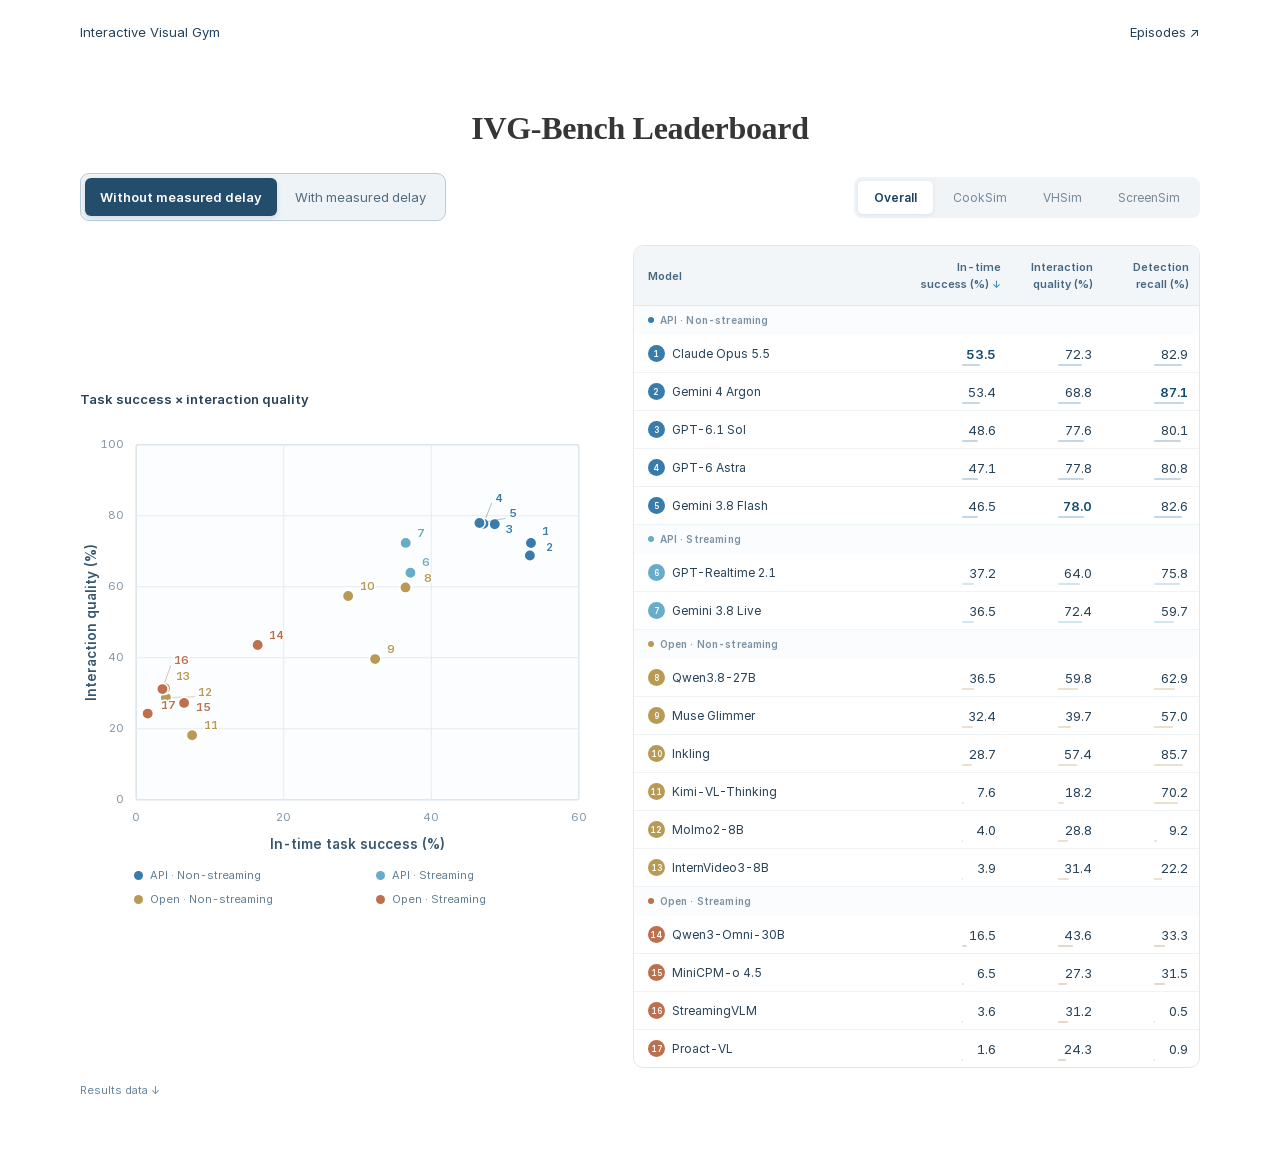
<file: leaderboard/index.html>
<!doctype html><html lang="en"><head><meta charset="utf-8"><meta name="viewport" content="width=device-width,initial-scale=1"><title>IVG-Bench leaderboard · Interactive Visual Gym</title><link rel="stylesheet" href="../style.css"><link rel="stylesheet" href="leaderboard.css"></head><body><nav class="lb-review"><a href="../">Interactive Visual Gym</a><a href="../demo-slides/">Episodes ↗</a></nav><main><section class="leaderboard-section"><h2>IVG-Bench Leaderboard</h2><div id="leaderboard"></div></section></main><script type="module" src="leaderboard.js?v=inkling-20261112"></script></body></html>
</file>
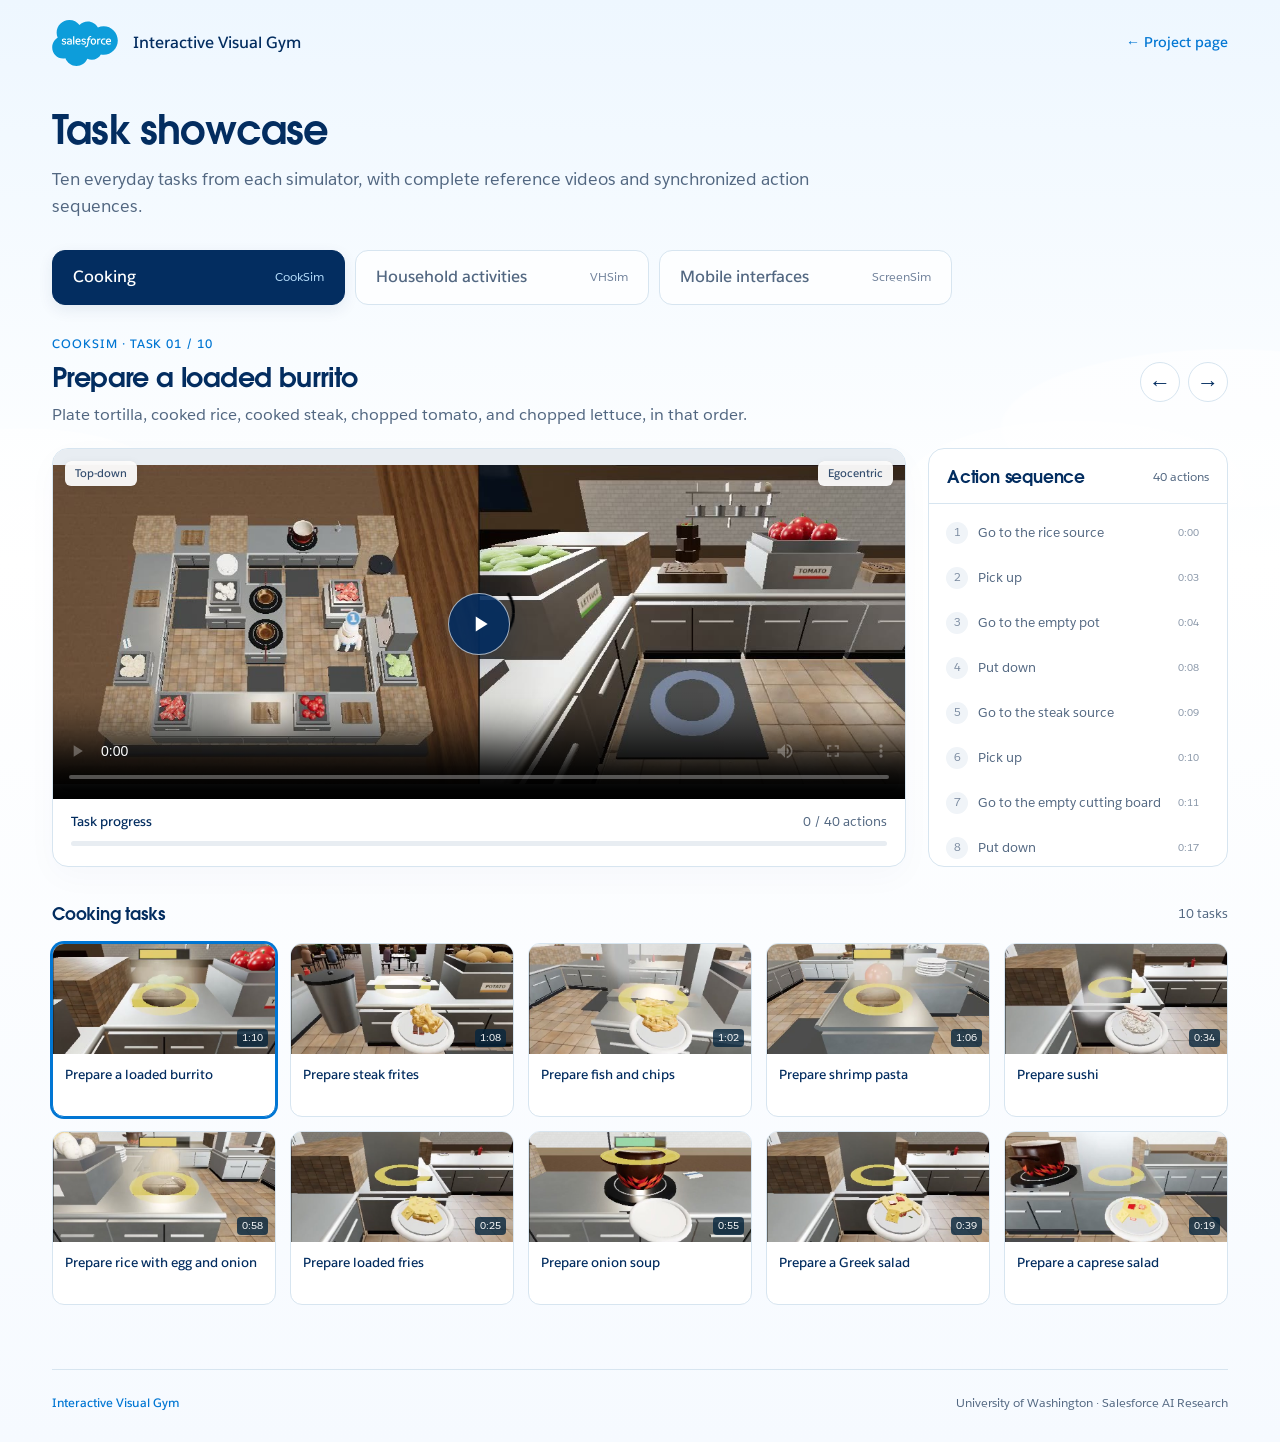
<file: tasks/index.html>
<!doctype html>
<html lang="en">
<head>
<meta charset="utf-8"><meta name="viewport" content="width=device-width,initial-scale=1">
<title>Task showcase · Interactive Visual Gym</title>
<meta name="description" content="Thirty everyday tasks in Interactive Visual Gym, with complete simulator videos and synchronized action sequences.">
<link rel="canonical" href="https://interactive-visual-gym.salesforceairesearch.com/tasks/">
<link rel="icon" href="../favicon.svg" type="image/svg+xml">
<link rel="stylesheet" href="../salesforce.css"><link rel="stylesheet" href="showcase.css">
</head>
<body>
<a class="skip-link" href="#task-player">Skip to task video</a>
<header class="showcase-nav"><a class="brand" href="../"><img src="../assets/salesforce-logo.svg" alt="Salesforce" width="66" height="46"><span>Interactive Visual Gym</span></a><a class="back-link" href="../">← Project page</a></header>
<main>
  <header class="page-intro"><h1>Task showcase</h1><p class="intro-copy">Ten everyday tasks from each simulator, with complete reference videos and synchronized action sequences.</p></header>
  <div class="engine-tabs" role="tablist" aria-label="Simulator">
    <button role="tab" id="tab-cook" aria-selected="true" aria-controls="showcase-panel" data-engine="cook"><span class="tab-name">Cooking</span><span class="tab-engine">CookSim</span></button>
    <button role="tab" id="tab-vh" aria-selected="false" aria-controls="showcase-panel" tabindex="-1" data-engine="vh"><span class="tab-name">Household activities</span><span class="tab-engine">VHSim</span></button>
    <button role="tab" id="tab-screen" aria-selected="false" aria-controls="showcase-panel" tabindex="-1" data-engine="screen"><span class="tab-name">Mobile interfaces</span><span class="tab-engine">ScreenSim</span></button>
  </div>
  <section id="showcase-panel" role="tabpanel" aria-labelledby="tab-cook" data-engine="cook">
    <div class="task-heading"><div><p class="task-position" id="task-position"></p><h2 id="task-title"></h2><p id="task-description"></p></div><div class="task-arrows"><button id="previous-task" aria-label="Previous task">←</button><button id="next-task" aria-label="Next task">→</button></div></div>
    <div class="player-layout" id="task-player">
      <div class="film-column">
        <div class="video-stage"><video id="task-video" controls playsinline preload="metadata" aria-labelledby="task-title" aria-describedby="task-description"></video><button class="video-start" id="video-start" type="button" aria-label="Play task completion video"><svg viewBox="0 0 24 24" aria-hidden="true"><path d="m9 5 11 7-11 7z"/></svg></button><div class="view-labels" id="view-labels" aria-hidden="true"></div></div>
        <div class="completion-strip"><div class="completion-heading"><span id="completion-status">Task progress</span><span id="completion-count"></span></div><div class="completion-track" role="progressbar" aria-label="Completed actions" aria-valuemin="0" aria-valuemax="100" aria-valuenow="0"><div id="completion-fill"></div></div></div>
      </div>
      <aside class="sequence-panel" aria-labelledby="sequence-title"><div class="sequence-heading"><h3 id="sequence-title">Action sequence</h3><span id="sequence-count"></span></div><ol id="action-sequence"></ol></aside>
    </div>
    <section class="task-library" aria-labelledby="library-title"><div class="library-heading"><h3 id="library-title">More cooking tasks</h3><span>10 tasks</span></div><div id="task-grid" class="task-grid"></div></section>
  </section>
  <p id="load-error" hidden>We couldn’t load the task library. Please refresh the page.</p>
</main>
<footer><a href="../">Interactive Visual Gym</a><span>University of Washington · Salesforce AI Research</span></footer>
<script src="showcase.js" type="module"></script>
</body></html>
</file>
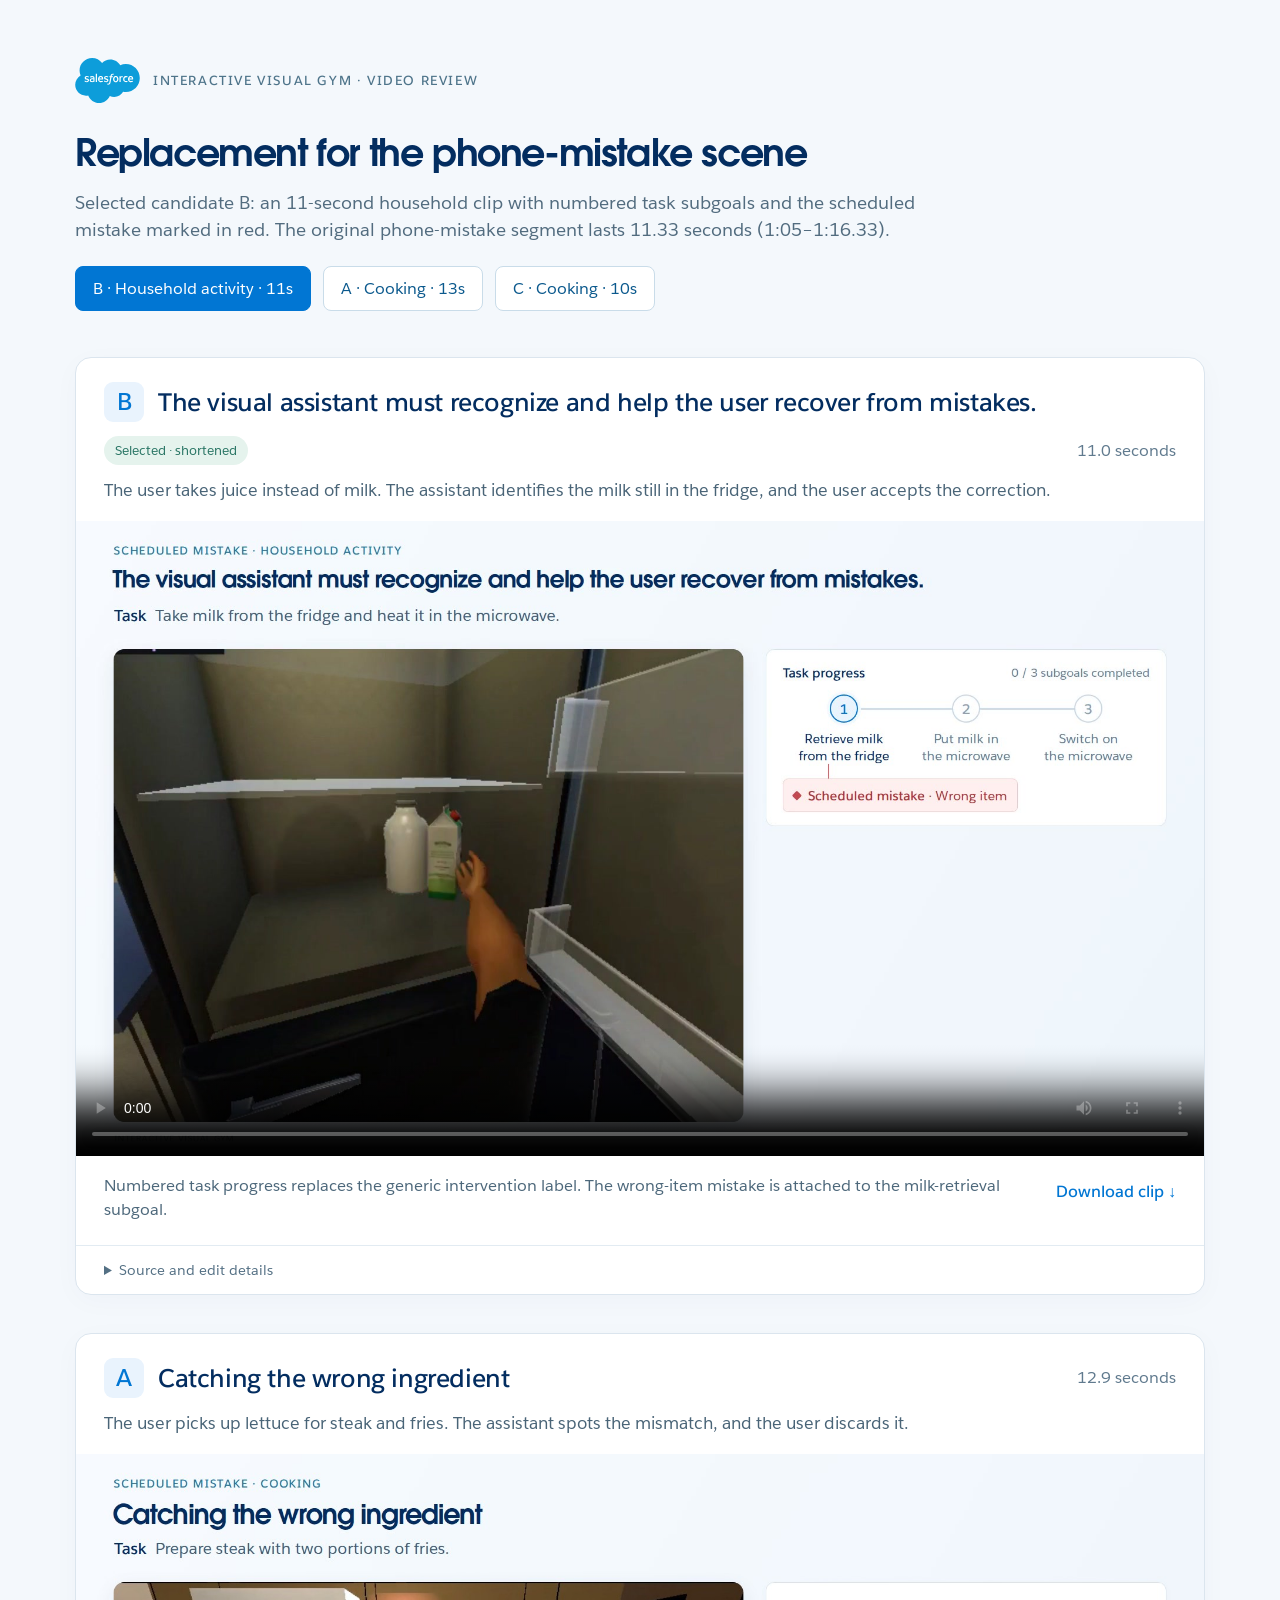
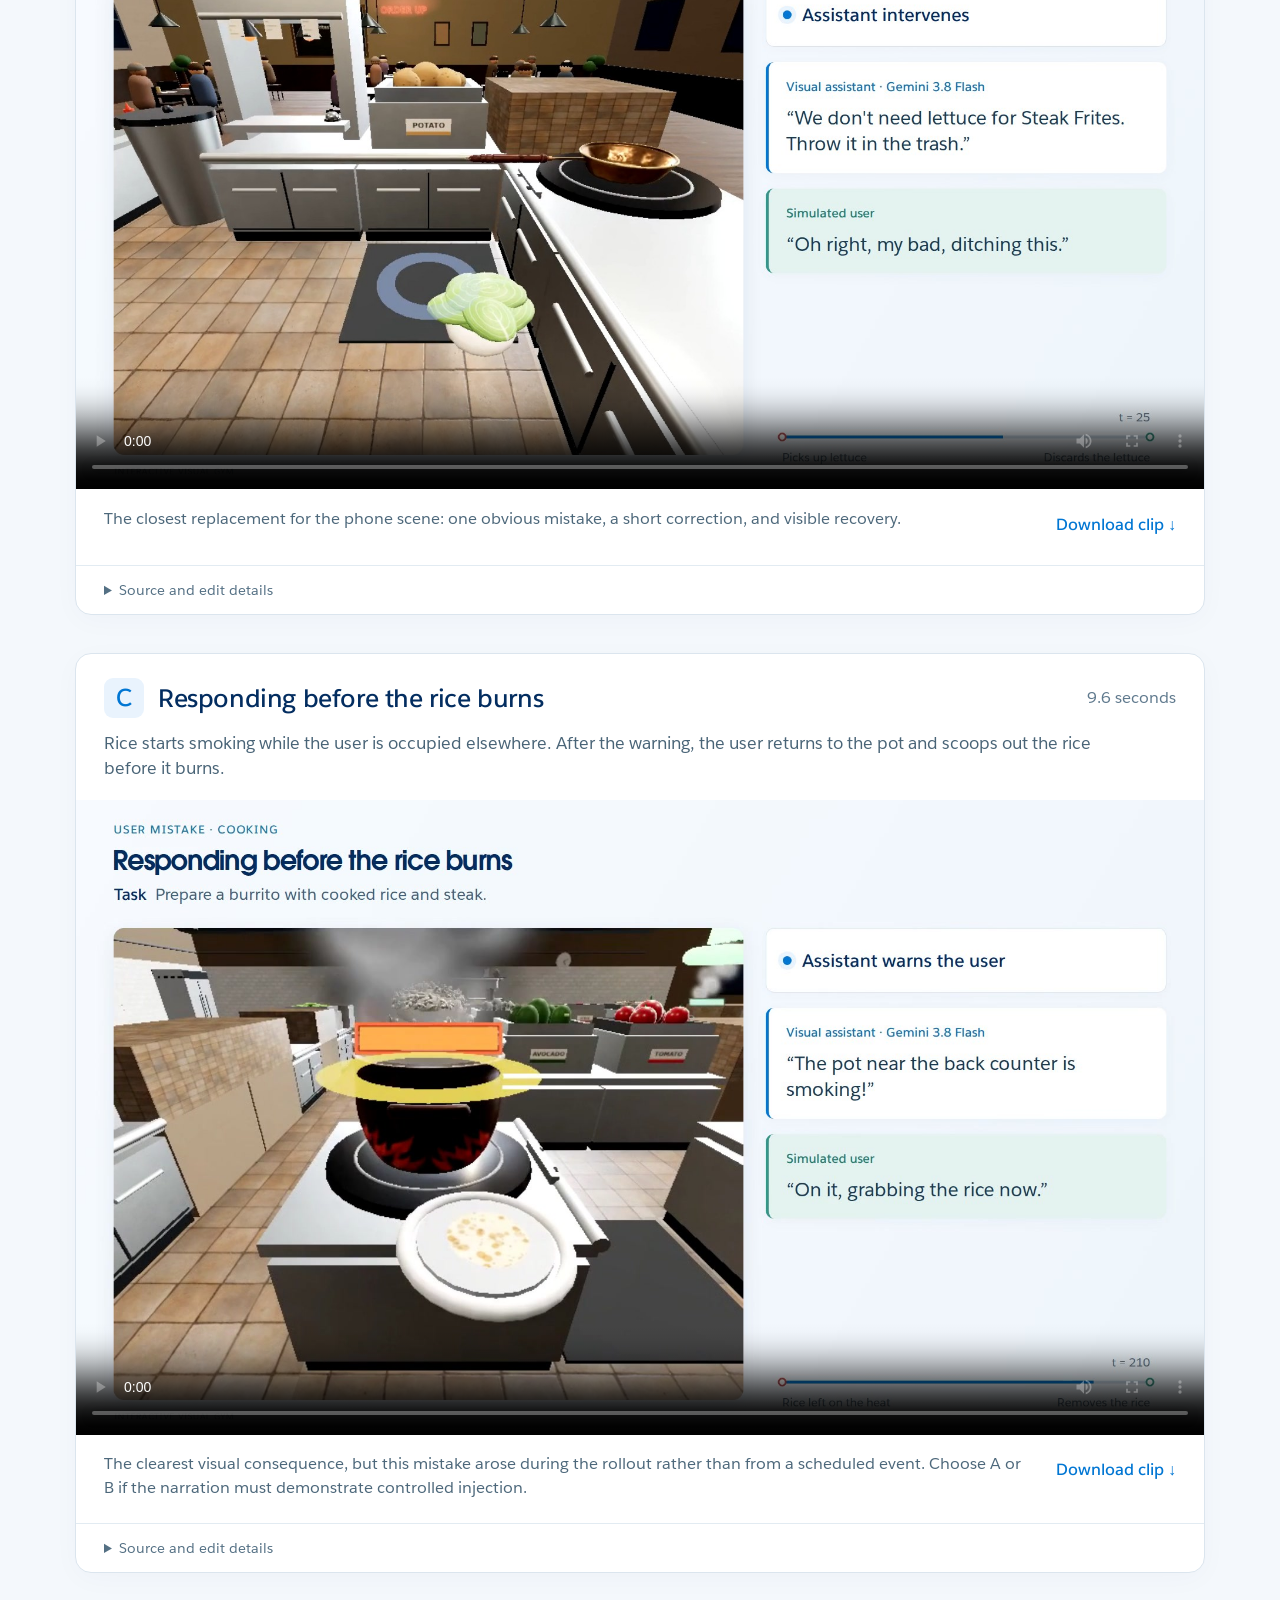
<file: video-review/mistake-replacements/index.html>
<!DOCTYPE html>

<html lang="en"><head><meta charset="utf-8"/><meta content="width=device-width,initial-scale=1" name="viewport"/><meta content="noindex,nofollow" name="robots"/><title>IVG — mistake example options</title><style>@font-face{font-family:SF;src:url(/assets/fonts/SalesforceSans-Regular.woff2)}@font-face{font-family:SF;src:url(/assets/fonts/SalesforceSans-Semibold.woff2);font-weight:600}@font-face{font-family:Avant;src:url(/assets/fonts/AvantGarde-Salesforce.woff2)}*{box-sizing:border-box}html{scroll-behavior:smooth}body{margin:0;background:#f4f8fc;color:#032d60;font-family:SF,Arial,sans-serif}main{max-width:1190px;margin:auto;padding:42px 30px 70px}header{padding:16px 0 30px}.eyebrow{font-size:13px;letter-spacing:1.6px;text-transform:uppercase;color:#4e748a;font-weight:600}.brand{display:flex;align-items:center;gap:13px;margin-bottom:28px}.brand img{width:65px}h1{font-family:Avant,SF,sans-serif;font-size:38px;line-height:1.15;letter-spacing:-1.4px;margin:14px 0}header p{font-size:18px;line-height:1.5;color:#526c7f;margin:0;max-width:850px}.nav{display:flex;gap:12px;flex-wrap:wrap;margin-top:23px}.nav a{padding:11px 17px;border:1px solid #c9dce9;border-radius:8px;text-decoration:none;color:#0b598d;background:#fff;font-size:16px}.nav a:first-child{background:#0176d3;color:#fff;border-color:#0176d3}.card{margin:16px 0 38px;border:1px solid #dbe5ee;border-radius:16px;background:white;box-shadow:0 6px 28px #032d6007;overflow:hidden;scroll-margin-top:22px}.intro{padding:24px 28px 18px}.heading{display:flex;align-items:center;gap:14px;flex-wrap:wrap}.letter{border-radius:9px;width:40px;height:40px;display:grid;place-items:center;background:#e9f3fd;color:#0176d3;font-size:24px;font-weight:600}h2{font-size:25px;margin:0;letter-spacing:-.4px}.duration{margin-left:auto;color:#607a8e;font-size:16px}.badge{font-size:13px;border-radius:20px;background:#e5f3ed;padding:6px 11px;color:#277463}.intro p{font-size:17px;line-height:1.5;color:#496477;max-width:1000px;margin:13px 0 0}video{display:block;width:100%;background:#e7edf2;aspect-ratio:16/9}footer{padding:18px 28px 23px;display:flex;align-items:flex-start;gap:30px;flex-wrap:wrap}footer p{flex:1;font-size:16px;color:#4d687b;line-height:1.5;margin:0;min-width:240px}.download{font-weight:600;color:#0176d3;text-decoration:none;white-space:nowrap;padding:7px 0}details{border-top:1px solid #e2ebf2;padding:15px 28px;color:#547084;font-size:14px}summary{cursor:pointer}details p{line-height:1.5;max-width:980px}details a{color:#0176d3}code{overflow-wrap:anywhere;font-size:12px}@media(max-width:650px){main{padding:20px 12px}h1{font-size:30px}.intro{padding:18px}h2{font-size:20px}.duration{margin-left:0}.badge{display:none}footer{padding:15px 18px;gap:10px}.card{border-radius:10px}.nav a{font-size:14px;padding:10px}.brand{margin-bottom:18px}}</style></head><body><main><header><div class="brand"><img alt="Salesforce" src="/assets/salesforce-logo.svg"/><span class="eyebrow">Interactive Visual Gym · Video review</span></div><h1>Replacement for the phone-mistake scene</h1><p>Selected candidate B: an 11-second household clip with numbered task subgoals and the scheduled mistake marked in red. The original phone-mistake segment lasts 11.33 seconds (1:05–1:16.33).</p><nav class="nav"><a href="#home-wrong-item">B · Household activity · 11s</a><a href="#cooking-ingredient">A · Cooking · 13s</a><a href="#cooking-smoke">C · Cooking · 10s</a></nav></header><article class="card" id="home-wrong-item"><div class="intro"><div class="heading"><span class="letter">B</span><h2>The visual assistant must recognize and help the user recover from mistakes.</h2><span class="badge">Selected · shortened</span><span class="duration">11.0 seconds</span></div><p>The user takes juice instead of milk. The assistant identifies the milk still in the fridge, and the user accepts the correction.</p></div><video controls="" playsinline="" poster="home-wrong-item-progress.jpg?v=title2" preload="metadata" src="home-wrong-item-progress.mp4?v=title2"></video><footer><p>Numbered task progress replaces the generic intervention label. The wrong-item mistake is attached to the milk-retrieval subgoal.</p><a class="download" download="" href="home-wrong-item-progress.mp4?v=title2">Download clip ↓</a></footer><details><summary>Source and edit details</summary><p>Scheduled error · GPT-Realtime 2.1 as visual assistant. Shortened from the recorded episode excerpt at ticks 15–36. Recorded dialogue is voiced with speech synthesis. The cut ends after the user accepts the correction; the completed return of the juice remains in the longer version.</p><p><code>vh-streaming-engine/tmp/bench_v2/gpt-realtime-2.1/gpt-realtime-2.1__cx_appliance_obj_stall__baseline.json</code></p><a href="home-wrong-item-progress.json">Transcript and time mapping</a><br/><a href="home-wrong-item.mp4">Original 16-second version</a></details></article><article class="card" id="cooking-ingredient"><div class="intro"><div class="heading"><span class="letter">A</span><h2>Catching the wrong ingredient</h2><span class="duration">12.9 seconds</span></div><p>The user picks up lettuce for steak and fries. The assistant spots the mismatch, and the user discards it.</p></div><video controls="" playsinline="" poster="cooking-ingredient.jpg" preload="metadata" src="cooking-ingredient.mp4"></video><footer><p>The closest replacement for the phone scene: one obvious mistake, a short correction, and visible recovery.</p><a class="download" download="" href="cooking-ingredient.mp4">Download clip ↓</a></footer><details><summary>Source and edit details</summary><p><b>Scheduled error · Gemini 3.8 Flash as visual assistant · ticks 10–35.</b> Recorded dialogue is voiced with speech synthesis. Playback is retimed for readability; the action sequence is preserved. These preview cuts contain dialogue audio, without the final video's narration or music.</p><p><code>cook-bench-engine/tmp/formal_v7_lat2/frames/baseline/gemini-3.8-flash__r3/b3_expert_nops_medium_map_5.json</code></p><a href="cooking-ingredient.json">Transcript and time mapping</a></details></article><article class="card" id="cooking-smoke"><div class="intro"><div class="heading"><span class="letter">C</span><h2>Responding before the rice burns</h2><span class="duration">9.6 seconds</span></div><p>Rice starts smoking while the user is occupied elsewhere. After the warning, the user returns to the pot and scoops out the rice before it burns.</p></div><video controls="" playsinline="" poster="cooking-smoke.jpg" preload="metadata" src="cooking-smoke.mp4"></video><footer><p>The clearest visual consequence, but this mistake arose during the rollout rather than from a scheduled event. Choose A or B if the narration must demonstrate controlled injection.</p><a class="download" download="" href="cooking-smoke.mp4">Download clip ↓</a></footer><details><summary>Source and edit details</summary><p><b>Naturally occurring error · Gemini 3.8 Flash as visual assistant · ticks 199–212.</b> Recorded dialogue is voiced with speech synthesis. Playback is retimed for readability; the action sequence is preserved. These preview cuts contain dialogue audio, without the final video's narration or music.</p><p><code>cook-bench-engine/tmp/formal_v5/frames/classic_expert/gemini-3.8-flash/b3_master_nops_hard_map_4.json</code></p><a href="cooking-smoke.json">Transcript and time mapping</a></details></article></main><script>document.querySelectorAll("video").forEach(v=>v.addEventListener("play",()=>document.querySelectorAll("video").forEach(other=>{if(other!==v)other.pause()})))</script></body></html>
</file>
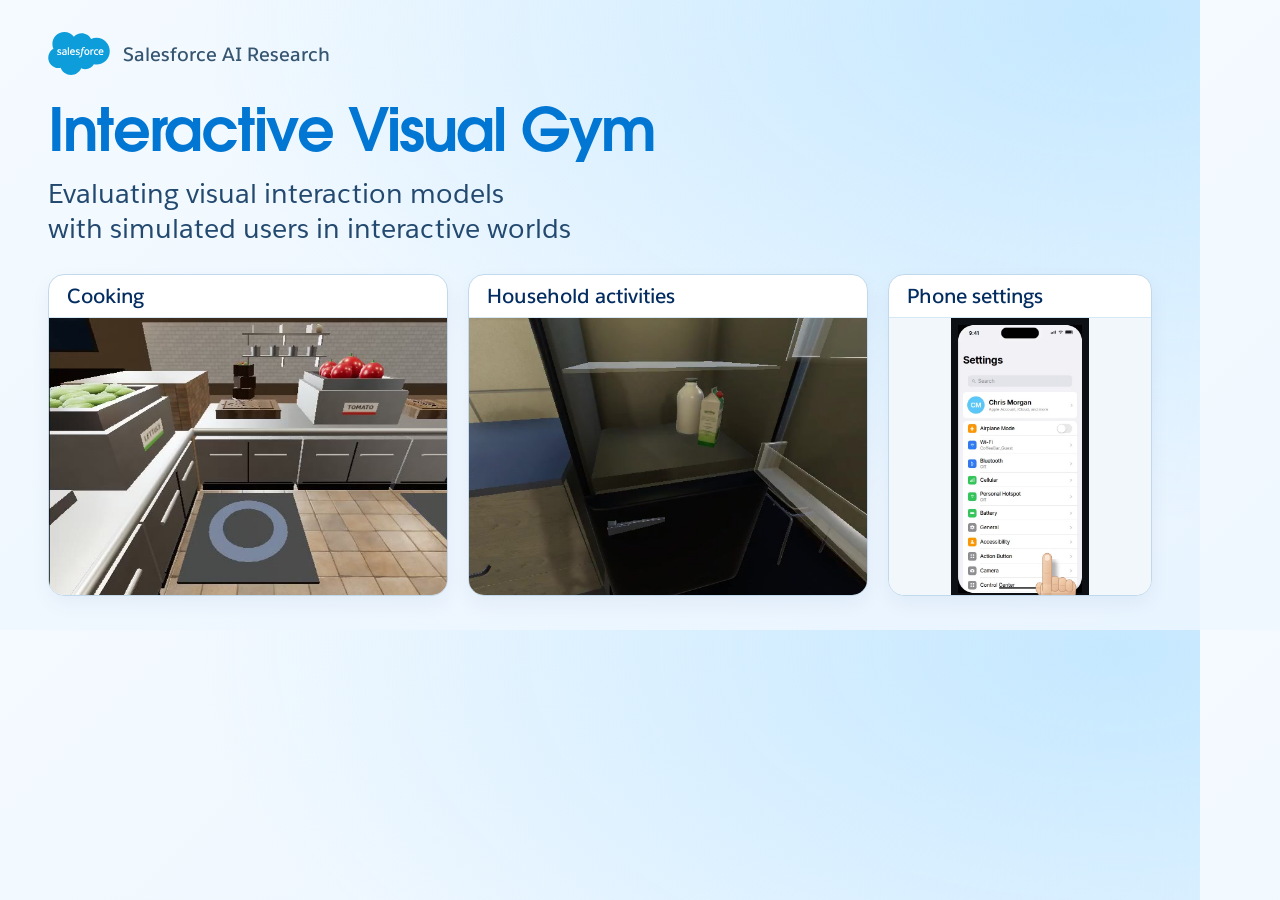
<file: assets/social-preview.html>
<!doctype html>
<html lang="en">
<head>
<meta charset="utf-8">
<meta name="robots" content="noindex">
<title>Interactive Visual Gym — social preview source</title>
<style>
@font-face{font-family:Salesforce;src:url('fonts/SalesforceSans-Regular.woff2')}
@font-face{font-family:Salesforce;src:url('fonts/SalesforceSans-Semibold.woff2');font-weight:600}
@font-face{font-family:Avant;src:url('fonts/AvantGarde-Salesforce.woff2');font-weight:700}
*{box-sizing:border-box}html,body{margin:0;width:1200px;height:630px;overflow:hidden}
body{font-family:Salesforce,Arial,sans-serif;color:#032d60;background:radial-gradient(ellipse at 93% 3%,#c5e8ff,transparent 58%),linear-gradient(135deg,#f4faff,#e8f4ff)}
main{padding:32px 48px;position:relative;height:630px}
.brand{display:flex;align-items:center;gap:13px;height:43px;font-size:19px;font-weight:600;color:#365570}
.brand img{width:62px;height:43px;object-fit:contain}
h1{font:700 59px/1.12 Avant,Salesforce,sans-serif;letter-spacing:-1.8px;margin:22px 0 14px;color:#0176d3}
.subtitle{font-size:27px;line-height:1.28;margin:0;max-width:1000px;color:#23496f}
.scenes{display:grid;grid-template-columns:400px 400px 264px;gap:20px;margin-top:28px}
.scene{height:322px;border:1px solid #c1d9ed;border-radius:16px;overflow:hidden;background:#fff;box-shadow:0 8px 20px #032d600d}
.label{height:43px;display:flex;align-items:center;padding:0 18px;font-size:20px;font-weight:600;border-bottom:1px solid #d7e8f5}
.viewport{height:279px;position:relative;overflow:hidden;background:#f2f7fc}
.viewport>img{width:100%;height:100%;object-fit:cover;display:block}
.cooking .viewport>img{position:absolute;width:200%;max-width:none;right:0;object-fit:cover}
.phone .viewport>img{object-fit:contain;background:#f2f7fc}
</style>
</head>
<body><main>
<div class="brand"><img src="salesforce-logo.svg" alt="Salesforce"><span>Salesforce AI Research</span></div>
<h1>Interactive Visual Gym</h1>
<p class="subtitle">Evaluating visual interaction models<br>with simulated users in interactive worlds</p>
<div class="scenes">
 <div class="scene cooking"><div class="label">Cooking</div><div class="viewport"><img src="../tasks/media/cook-loaded_burrito-start.jpg" alt="Cooking simulator with ingredients and a plate"></div></div>
 <div class="scene"><div class="label">Household activities</div><div class="viewport"><img src="../tasks/media/household-groceries_hard.jpg" alt="Putting groceries in the refrigerator"></div></div>
 <div class="scene phone"><div class="label">Phone settings</div><div class="viewport"><img src="../demo-slides/media/screen.jpg" alt="Simulated phone settings with a touch gesture"></div></div>
</div>
</main></body></html>
</file>
<file: style.css>
:root {
  color-scheme: light;
  --font-serif: "TeX Gyre Pagella", "Palatino Linotype", Palatino, "Book Antiqua", Georgia, serif;
  --ink: #363636;
  --body: #4a4a4a;
  --link: #2879af;
  --line: #e9e9e9;
}

* { box-sizing: border-box; }
html { scroll-behavior: smooth; scroll-padding-top: 28px; background: #fff; }
body { margin: 0; background: #fff; color: var(--body); font-family: var(--font-serif); -webkit-font-smoothing: antialiased; }
a { color: var(--link); text-decoration: none; }
a:hover { text-decoration: underline; }
a:focus-visible { outline: 2px solid var(--link); outline-offset: 6px; }
.skip-link { position: absolute; top: -100px; left: 20px; background: white; padding: 10px; z-index: 10; }
.skip-link:focus { top: 10px; }
.site-header { border-bottom: 1px solid var(--line); }
nav { max-width: 1120px; min-height: 64px; margin: auto; padding: 14px 32px; display: flex; align-items: center; justify-content: space-between; gap: 24px; }
.wordmark { color: var(--ink); font-size: 17px; font-weight: 600; }
.nav-links { display: flex; align-items: center; gap: 26px; font-size: 16px; }
.nav-links a { color: #5c5c5c; }
.nav-links span { margin-left: 3px; font-size: 14px; }
.publication-header { max-width: 1120px; margin: 0 auto; padding: 54px 36px 38px; text-align: center; }
h1 { max-width: 980px; margin: 0 auto; color: var(--ink); font-size: clamp(32px, 4vw, 48px); font-weight: 600; line-height: 1.13; letter-spacing: -.026em; text-wrap: balance; }
.title-name { display: block; margin-bottom: 8px; }
.title-description { display: block; font-size: 40px; line-height: 1.16; }
.publication-links { display: flex; align-items: center; justify-content: center; gap: 12px; margin-top: 28px; }
.resource-link { display: inline-flex; align-items: center; gap: 8px; border: 1px solid #363636; border-radius: 24px; background: #363636; color: #fff; padding: 9px 20px; font-size: 17px; line-height: 1.2; transition: background .15s; }
.resource-link:hover { background: #505050; text-decoration: none; }
.resource-link svg { width: 18px; height: 18px; }
.abstract-section { max-width: 1024px; padding: 18px 36px 58px; margin: 0 auto; }
h2 { margin: 0 0 24px; color: var(--ink); text-align: center; font-size: 32px; line-height: 1.2; font-weight: 600; letter-spacing: -.01em; }
.abstract-copy { margin: 0; font-size: 17px; line-height: 1.58; text-align: justify; text-wrap: pretty; }
strong { font-weight: 700; }
footer { max-width: 952px; border-top: 1px solid var(--line); margin: 0 auto; padding: 19px 0 32px; text-align: center; font-size: 13px; color: #858585; }
footer p { margin: 0; }
footer a { color: #737373; }
@media (max-width: 680px) {
  nav { min-height: 58px; padding: 12px 22px; gap: 12px; }
  .wordmark { font-size: 15px; }
  .nav-links { gap: 14px; font-size: 14px; }
  .publication-header { padding: 46px 22px 34px; }
  h1 { font-size: clamp(30px, 6.4vw, 39px); line-height: 1.18; }
  .title-name { margin-bottom: 10px; }
  .title-description { font-size: clamp(27px, 5.5vw, 34px); line-height: 1.2; }
  .publication-links { margin-top: 24px; flex-wrap: wrap; gap: 8px; }
  .abstract-section { padding: 16px 24px 42px; }
  h2 { font-size: 28px; margin-bottom: 20px; }
  .abstract-copy { font-size: 16px; line-height: 1.6; text-align: left; }
  footer { margin: 0 24px; }
}
@media (prefers-reduced-motion: reduce) { html { scroll-behavior: auto; } * { transition: none !important; } }
.demo-section{max-width:1440px;margin:0 auto 30px;padding-top:20px}.demo-section h2{margin:0 20px 23px}#episode-demo{width:100%;height:720px;border:0;display:block}.demo-section+.leaderboard-section{margin-top:45px}
@media(max-width:680px){.nav-links{gap:11px;font-size:11px}.nav-links a:first-child{display:none}.wordmark{font-size:13px}.demo-section h2{font-size:25px}.demo-section{padding-top:5px}#episode-demo{height:770px}}
</file>
<file: leaderboard/leaderboard.css>
@font-face{font-family:IVGInter;src:url('../demo-slides/regular.woff2')}@font-face{font-family:IVGInter;src:url('../demo-slides/semibold.woff2');font-weight:600}
.leaderboard-section{max-width:1180px;margin:45px auto 70px;padding:0 30px}.leaderboard-section>h2{margin-bottom:26px}.lb-review{font-family:IVGInter,Arial,sans-serif;max-width:1180px;display:flex;justify-content:space-between;margin:auto;padding:20px 30px;font-size:13px}.lb-review a{color:#23425c}
.lb{font-family:IVGInter,Arial,sans-serif;color:#274258;font-size:13px;--border:#dfe8ef;--muted:#7f93a2;--ink:#193c57;font-variant-numeric:tabular-nums}.lb *{box-sizing:border-box}.lb button,.lb select{font:inherit;color:inherit}.lb button{cursor:pointer}.lb button:focus-visible,.lb [tabindex]:focus-visible{outline:2px solid #269bd3;outline-offset:3px}.lb-toolbar{display:flex;align-items:center;justify-content:space-between;gap:20px;margin-bottom:24px}.lb-tabs{display:flex;gap:4px;background:#f0f4f7;padding:4px;border-radius:8px}.lb-tabs button{border:0;background:none;padding:9px 16px;border-radius:5px;font-size:12px;color:#738899}.lb-tabs button[aria-selected=true]{background:white;color:#163f61;box-shadow:0 1px 4px #15375918;font-weight:600}.lb-version{font-size:11px;color:#8b9ca8;white-space:nowrap}.lb-layout{display:grid;grid-template-columns:1fr 1.09fr;gap:32px;align-items:start}.lb-plot{position:relative}.lb-plot-heading{font-weight:600;font-size:12px;display:flex;justify-content:space-between;margin:0 0 13px}.lb-plot-heading span{font-size:10px;font-weight:400;color:#94a4b0}.lb-chart{width:100%;display:block;overflow:visible}.lb-chart text{font-family:IVGInter,Arial,sans-serif;font-variant-numeric:tabular-nums}.lb-chart .grid{stroke:#e4ebf1;stroke-width:1}.lb-chart .plot-frame{stroke:#bacbd8;stroke-width:1;fill:#fcfdfe}.lb-chart .tick{font-size:10px;fill:#8397a8}.lb-chart .axis-label{font-size:12px;fill:#365771;font-weight:600}.lb-chart .point{cursor:pointer;transition:opacity .18s}.lb-chart .point circle{stroke:white;stroke-width:2;transition:stroke-width .15s}.lb-chart .point text{fill:white;font-size:8px;font-weight:600;pointer-events:none}.lb-chart .point.dimmed{opacity:.15}.lb-chart .point.selected circle{stroke:#183b55;stroke-width:2.5}.lb-chart .crosshair{stroke:#9cafbd;stroke-width:1;stroke-dasharray:3 4;pointer-events:none}.lb-chart .hover-label{font-size:11px;fill:#234560;font-weight:600;paint-order:stroke;stroke:white;stroke-width:5px;stroke-linejoin:round;pointer-events:none}.lb-legend{display:grid;grid-template-columns:1fr 1fr;gap:10px 18px;margin:12px 0 16px 54px}.lb-legend button{font-size:10px;display:flex;align-items:center;gap:7px;background:none;border:0;padding:0;text-align:left;color:#617e93}.lb-legend i{width:9px;height:9px;border-radius:50%;background:var(--family);flex-shrink:0}.lb-legend button[aria-pressed=true]{font-weight:600;color:#23425c}.lb-selection{margin:19px 0 0 54px;border-top:1px solid var(--border);padding-top:15px;min-height:72px;display:flex;gap:15px;align-items:baseline;justify-content:space-between}.lb-selection strong{font-size:12px;font-weight:600;color:#284d69}.lb-selection p{font-size:10px;color:#7e94a4;margin:5px 0 0;line-height:1.5}.lb-selected-scores{display:flex;gap:17px;text-align:right}.lb-selected-scores b{display:block;font-size:20px;font-weight:600;letter-spacing:-.04em;color:#2b5574}.lb-selected-scores span{font-size:9px;white-space:nowrap;color:#7f96a6}
.lb-table-wrap{border:1px solid var(--border);border-radius:10px;overflow:hidden;background:white}.lb table{border-collapse:collapse;width:100%;table-layout:fixed;font-size:11px}.lb col:first-child{width:49%}.lb col:not(:first-child){width:17%}.lb thead{background:#f2f6f9}.lb th{text-align:right;padding:13px 10px;font-size:10px;font-weight:600;color:#456780;line-height:1.5;border-bottom:1px solid var(--border)}.lb th:first-child{text-align:left;padding-left:14px}.lb th button{border:0;padding:0;background:none;text-align:inherit;font-size:inherit;font-weight:inherit;line-height:inherit;white-space:nowrap}.lb th button.sorting:after{content:' ↓';font-size:10px;color:#3b8aba}.lb tbody tr.model-row{cursor:pointer;transition:background .15s}.lb td{padding:9px 11px;border-bottom:1px solid #eef3f6;text-align:right;height:35px}.lb td:first-child{text-align:left;padding-left:14px}.lb tbody:last-child tr:last-child td{border-bottom:0}.lb .family-row th{padding:7px 14px;text-align:left;background:#fafcfd;border:0;font-size:9px;font-weight:600;letter-spacing:.015em;color:#7b91a2}.lb .family-row i{display:inline-block;width:6px;height:6px;background:var(--family);border-radius:50%;margin-right:6px;vertical-align:1px}.lb .model-row:hover,.lb .model-row.selected{background:#edf5fb}.lb .model-row.dimmed{opacity:.4}.lb .model-name{white-space:nowrap;font-size:10px;font-weight:500;display:flex;gap:7px;align-items:center}.lb .model-number{display:inline-flex;align-items:center;justify-content:center;width:17px;height:17px;flex-shrink:0;border-radius:50%;background:var(--family);color:white;font-size:8px;font-weight:600}.lb .cell-value{position:relative;display:inline-block;min-width:34px;font-size:11px;font-weight:500}.lb .best{font-weight:600;color:#0d4a71}.lb .cell-value:after{content:'';position:absolute;height:2px;bottom:-4px;left:0;width:calc(var(--score)*1%);background:var(--family);opacity:.3;max-width:100%;border-radius:3px}.lb-footer{display:flex;justify-content:space-between;gap:20px;font-size:10px;color:#8a9ca9;margin-top:14px;line-height:1.6}.lb-footer a{color:#66869e}.lb-tooltip{position:absolute;z-index:4;pointer-events:none;padding:10px 13px;border-radius:7px;background:#153750;color:white;box-shadow:0 4px 18px #15375022;font-size:10px;line-height:1.6;min-width:140px}.lb-tooltip strong{display:block;font-size:11px;font-weight:600}.lb-tooltip[hidden]{display:none}
@media(max-width:1000px){.lb-layout{gap:21px;grid-template-columns:1fr 1.1fr}.lb td{padding-left:7px;padding-right:7px}.lb .model-name{font-size:9px;gap:5px}.lb th{padding-left:7px;padding-right:7px}.lb-tabs button{padding:8px 12px}.lb-legend{margin-left:45px;gap:10px}.lb-selection{margin-left:45px}.lb-selected-scores{gap:12px}.lb-selection strong{font-size:11px}.lb-selected-scores b{font-size:18px}}
@media(max-width:780px){.leaderboard-section{padding:0 20px;margin:30px auto 45px}.lb-layout{grid-template-columns:1fr;gap:25px}.lb-plot{max-width:520px;width:100%;margin:auto}.lb-toolbar{gap:10px;flex-direction:column;align-items:flex-start;margin-bottom:22px}.lb-tabs{width:100%}.lb-tabs button{flex:1;padding:9px 10px;font-size:11px}.lb-version{font-size:10px}.lb table{font-size:12px}.lb td{padding:11px 10px}.lb .model-name{font-size:11px}.lb .cell-value{font-size:12px}.lb th{font-size:10px}.lb-footer{display:block}.lb-footer a{display:block;margin-top:6px}.lb-selection{margin-top:13px}.lb-legend{margin-bottom:0}.lb .family-row th{font-size:10px}.lb-review{padding:16px 20px}.lb-review a{font-size:11px}}
@media(max-width:430px){.lb .model-name{font-size:9px}.lb th{font-size:9px}.lb td{padding:10px 7px}.lb td:first-child{padding-left:9px}.lb th:first-child{padding-left:9px}.lb-selected-scores{gap:11px}.lb-selection{margin-left:42px}.lb col:first-child{width:48%}.lb col:not(:first-child){width:17.333%}}
@media(prefers-reduced-motion:reduce){.lb *{transition:none!important}}
.lb-chart .point text{font-size:11px;paint-order:stroke;stroke:white;stroke-width:3px;stroke-linejoin:round}.lb-chart .point circle{stroke-width:1.5}.lb .model-name{font-size:12px}.lb .cell-value{font-size:13px}.lb th{font-size:11px}.lb .family-row th{font-size:10px}.lb td{padding-top:10px;padding-bottom:10px}.lb-legend button{font-size:11px}.lb-version,.lb-footer{font-size:11px}.lb-plot-heading{font-size:13px}.lb-chart .axis-label{font-size:13px}.lb-chart .tick{font-size:11px}.lb-layout{align-items:center}.lb-plot-heading{margin-bottom:17px}
@media(max-width:1000px){.lb .model-name{font-size:10px}.lb .cell-value{font-size:12px}.lb th{font-size:10px}.lb-legend button{font-size:10px}}
@media(max-width:780px){.lb .model-name{font-size:11px}.lb th{font-size:10px}.lb-legend button{font-size:11px}.lb-layout{align-items:start}.lb-footer{font-size:10px}}
@media(max-width:430px){.lb .model-name{font-size:9px}.lb th{font-size:9px}.lb .cell-value{font-size:12px}}
.lb-chart .crosshair{fill:none}
.lb .model-row.dimmed{opacity:.65}.lb-chart .point.dimmed{opacity:.35}
.lb-toolbar{flex-wrap:wrap;gap:14px}
.lb-conditions{display:flex;gap:3px;border:1px solid #bacbd8;background:#edf3f7;padding:4px;border-radius:9px}
.lb-conditions button{border:0;border-radius:6px;background:transparent;color:#526c80;padding:11px 15px;font-size:13px;white-space:nowrap}
.lb-conditions button[aria-selected=true]{background:#244d6b;color:#fff;box-shadow:0 2px 5px #16354b20;font-weight:600}
@media(max-width:780px){.lb-conditions{width:100%}.lb-conditions button{flex:1;font-size:12px;padding:10px 8px}.lb-toolbar{align-items:stretch}}
.lb-selection:empty{display:none}
@media(max-width:430px){.lb col:first-child{width:44%}.lb col:not(:first-child){width:18.666%}.lb th:not(:first-child){padding-left:2px;padding-right:4px}.lb th button{white-space:normal}.lb .model-name{gap:5px}}
</file>
<file: salesforce.css>
/* Salesforce colors and typography, with the existing research-page layout. */
@font-face{font-family:"Salesforce Sans";src:url("assets/fonts/SalesforceSans-Regular.woff2") format("woff2");font-weight:400;font-display:swap}
@font-face{font-family:"Salesforce Sans";src:url("assets/fonts/SalesforceSans-Semibold.woff2") format("woff2");font-weight:600 800;font-display:swap}
@font-face{font-family:"Avant Garde";src:url("assets/fonts/AvantGarde-Salesforce.woff2") format("woff2");font-weight:600 800;font-display:swap}
:root{--ink:#032d60;--body:#334d6e;--link:#0176d3;--line:#d7e8f5}
html{background:#f6faff}
body{background:radial-gradient(ellipse 70% 460px at 100% 60px,#c9eaffb3,transparent),radial-gradient(ellipse 55% 380px at 0% 120px,#e0f1ff,transparent),linear-gradient(180deg,#f1f8ff 0,#fff 900px,#f4f9ff 100%);font-family:"Salesforce Sans",Arial,sans-serif;isolation:isolate}
body:before{content:"";position:absolute;inset:70px 0 auto;height:560px;pointer-events:none;z-index:-1;background:radial-gradient(ellipse 150px 62px at 2% 75%,#fff9 98%,transparent),radial-gradient(ellipse 220px 92px at 15% 88%,#fff9 98%,transparent),radial-gradient(ellipse 230px 80px at 96% 64%,#fff9 98%,transparent),radial-gradient(ellipse 170px 64px at 84% 74%,#fff9 98%,transparent)}
.site-header{background:#ffffffd9;border-color:#d7e8f5}
nav{min-height:80px;max-width:1200px}
.wordmark{display:flex;align-items:center;gap:17px;color:#032d60;font-size:16px;font-weight:600}
.wordmark:hover{text-decoration:none}
.salesforce-logo{display:block;width:76px;height:auto;flex-shrink:0}
.nav-links a{color:#365570}.nav-links a:hover{color:#0176d3}
h1,h2,.technical-subtitle{font-family:"Avant Garde","Salesforce Sans",sans-serif;color:#032d60}
h1{font-size:45px;letter-spacing:-1.2px;line-height:1.2}.title-name{color:#0176d3;margin-bottom:14px}.title-description{font-size:35px;line-height:1.24}
.publication-header{padding-top:54px;padding-bottom:38px}.publication-links{margin-top:26px}
.resource-link{font-family:"Salesforce Sans",Arial,sans-serif;background:#0176d3;border-color:#0176d3;font-size:15px;font-weight:600;padding:11px 23px;box-shadow:0 3px 12px #0176d318}.resource-link:hover{background:#0250a0;border-color:#0250a0}
h2{font-size:29px;line-height:1.3;letter-spacing:-.6px}
.abstract-copy{font-size:16px;line-height:1.62;color:#334d6e}
.technical-subtitle{font-size:24px}.technical-prose,.technical-introduction p,.harness-steps{color:#334d6e}
.technical-section{border:1px solid #d4e7f6;box-shadow:0 7px 26px #032d6005}
#environment-simulation{background:#edf6ff}#user-simulation{background:#eaf6f7}
#failure-modes{background:#f1f1fc}#rl{background:#eaf5ff}
footer{color:#57708c;border-color:#cfe1ef}
@media(max-width:900px){.wordmark{gap:12px;font-size:14px}.nav-links{gap:17px;font-size:13px}}
@media(max-width:680px){nav{padding:12px 18px;min-height:72px;flex-wrap:wrap;justify-content:center;gap:12px}.salesforce-logo{width:62px}.wordmark{font-size:15px}.nav-links{width:100%;justify-content:center;font-size:12px;gap:20px}.nav-links a:first-child{display:block}.publication-header{padding-top:38px}h1{font-size:32px;letter-spacing:-.7px}.title-description{font-size:27px}.title-name{margin-bottom:13px}h2,.demo-section h2{font-size:25px}.abstract-copy{font-size:15px;line-height:1.6}.technical-subtitle{font-size:22px}}

/* Publication authors follow the paper's order and affiliation markers. */
.publication-authors{max-width:960px;margin:28px auto 0}
.author-list{list-style:none;display:flex;flex-wrap:wrap;justify-content:center;gap:8px 20px;padding:0;margin:0;color:#032d60;font-size:17px;line-height:1.55}
.author-list li{white-space:nowrap}
.publication-authors sup{font-size:.65em;color:#0176d3;margin-left:2px;position:relative;top:-.1em}
.affiliations{display:flex;flex-wrap:wrap;justify-content:center;gap:8px 28px;margin:15px 0 0;font-size:15px;line-height:1.5;color:#365570}
@media(max-width:680px){.publication-authors{margin-top:23px}.author-list{font-size:15px;gap:7px 15px}.affiliations{font-size:14px;gap:7px 18px;margin-top:13px}}
</file>
<file: tasks/showcase.css>
:root{color-scheme:light;--accent:#0176d3;--ink:#032d60;--muted:#526781;--soft:#eaf5ff;--stroke:#d7e5f0}*{box-sizing:border-box}body{margin:0;color:var(--ink);font:16px/1.55 "Salesforce Sans",Arial,sans-serif;background:linear-gradient(180deg,#eef7ff 0,#fff 560px,#f6faff 100%)}a{color:var(--accent);text-decoration:none}a:hover{text-decoration:underline}button{font:inherit;cursor:pointer}button:focus-visible,a:focus-visible,video:focus-visible{outline:3px solid #0176d3;outline-offset:4px}.skip-link{position:absolute;top:-60px;left:20px;background:white;padding:10px;z-index:10}.skip-link:focus{top:10px}.showcase-nav{max-width:1240px;margin:auto;padding:20px 32px;display:flex;align-items:center;justify-content:space-between;gap:20px}.brand{display:flex;align-items:center;gap:15px;font-weight:600;color:var(--ink);font-size:16px}.brand img{height:auto;display:block}.back-link{font-size:14px;font-weight:600}main{max-width:1240px;margin:auto;padding:0 32px 64px}.page-intro{padding:32px 0 35px;max-width:780px}.eyebrow{text-transform:uppercase;letter-spacing:.15em;font-size:12px;font-weight:700;color:var(--accent);margin:0 0 14px}h1,h2,h3{font-family:"Avant Garde","Salesforce Sans",sans-serif}h1{font-size:48px;letter-spacing:-1.8px;line-height:1.1;margin:0}h1 span{color:#0176d3}.intro-copy{color:var(--muted);max-width:630px;margin:19px 0 0;font-size:17px;line-height:1.6}.engine-tabs{display:grid;grid-template-columns:repeat(3,1fr);gap:10px;margin:0 0 30px;max-width:900px}.engine-tabs button{background:#ffffffbf;border:1px solid var(--stroke);border-radius:13px;padding:14px 20px;text-align:left;display:flex;align-items:center;justify-content:space-between;gap:10px;color:var(--muted);transition:background .15s,box-shadow .15s}.tab-name{font-weight:600;font-size:16px}.tab-engine{font-size:12px;color:#71829b}.engine-tabs button[aria-selected=true]{background:#032d60;border-color:#032d60;color:#fff;box-shadow:0 5px 15px #032d6015}.engine-tabs button[aria-selected=true] .tab-engine{color:#b6ddfb}.engine-tabs button:hover:not([aria-selected=true]){background:#eaf5ff}#showcase-panel[data-engine=vh]{--accent:#137c74;--soft:#eaf7f4}#showcase-panel[data-engine=screen]{--accent:#6451b6;--soft:#f1eefb}.task-heading{display:flex;justify-content:space-between;gap:25px;align-items:center;margin-bottom:20px}.task-position{font-size:12px;letter-spacing:.08em;text-transform:uppercase;font-weight:600;color:var(--accent);margin:0 0 7px}h2{font-size:27px;letter-spacing:-.6px;line-height:1.25;margin:0 0 9px}#task-description{margin:0;color:var(--muted);max-width:790px;font-size:16px;min-height:25px}.task-arrows{display:flex;gap:8px;flex-shrink:0}.task-arrows button{border:1px solid var(--stroke);background:white;border-radius:50%;width:40px;height:40px;color:var(--ink);font-size:22px}.task-arrows button:hover{background:var(--soft)}.player-layout{display:grid;grid-template-columns:minmax(0,1fr) 300px;gap:22px;align-items:stretch}.film-column{min-width:0;border:1px solid var(--stroke);border-radius:16px;overflow:hidden;background:white;box-shadow:0 10px 32px #032d6007}.video-stage{position:relative;height:390px;background:#e8edf2;display:flex;align-items:center;justify-content:center;overflow:hidden}.video-stage video{display:block;width:100%;height:100%;object-fit:contain;background:#e8edf2}.view-labels{position:absolute;top:12px;left:12px;right:12px;display:flex;justify-content:space-between;pointer-events:none}.view-labels span{background:#ffffffed;backdrop-filter:blur(8px);padding:4px 10px;border-radius:6px;font-size:11px;font-weight:600;color:#334d6e;box-shadow:0 2px 10px #0001}.completion-strip{padding:13px 18px 16px}.completion-heading{display:flex;justify-content:space-between;font-size:13px;align-items:center;gap:10px;margin-bottom:8px}#completion-status{font-weight:600}#completion-count{color:var(--muted);font-variant-numeric:tabular-nums}.completion-track{height:5px;border-radius:8px;background:#e8edf2;overflow:hidden}#completion-fill{height:100%;width:0;background:var(--accent);transition:width .18s}.sequence-panel{background:#fff;border:1px solid var(--stroke);border-radius:16px;overflow:hidden;height:459px;display:flex;flex-direction:column}.sequence-heading{padding:17px 18px 14px;display:flex;justify-content:space-between;align-items:center;border-bottom:1px solid var(--stroke)}h3{font-size:17px;line-height:1.3;letter-spacing:-.2px;margin:0}.sequence-heading span{font-size:12px;color:var(--muted)}#action-sequence{list-style:none;margin:0;padding:8px;overflow:auto;scrollbar-width:thin;flex:1}#action-sequence li{margin:0 0 3px}#action-sequence button{display:grid;grid-template-columns:23px minmax(0,1fr) 32px;gap:9px;align-items:start;width:100%;border:0;padding:10px 9px;text-align:left;background:transparent;border-radius:9px;color:#526781;font-size:13px;line-height:1.4}#action-sequence .step-num{width:22px;height:22px;border-radius:50%;display:flex;align-items:center;justify-content:center;background:#f0f4f8;color:#7b8ba0;font-size:11px;flex-shrink:0}.step-text{padding-top:2px}.step-time{font-size:10px;padding-top:4px;font-variant-numeric:tabular-nums;color:#8694a6}#action-sequence li.is-active button{background:var(--soft);color:var(--ink);font-weight:600}#action-sequence li.is-active .step-num{background:var(--accent);color:#fff}#action-sequence li.is-complete .step-num{background:var(--soft);color:var(--accent)}#action-sequence button:hover{background:var(--soft)}.task-library{margin-top:36px}.library-heading{display:flex;align-items:center;justify-content:space-between;margin-bottom:17px}.library-heading span{font-size:13px;color:var(--muted)}.task-grid{display:grid;grid-template-columns:repeat(5,minmax(0,1fr));gap:14px}.task-card{display:block;border:1px solid var(--stroke);border-radius:12px;background:white;padding:0;text-align:left;color:var(--ink);overflow:hidden;transition:transform .16s,box-shadow .16s,border-color .16s}.task-card:hover{transform:translateY(-2px);box-shadow:0 7px 20px #032d6010}.task-card[aria-pressed=true]{border-color:var(--accent);box-shadow:0 0 0 2px var(--accent)}.task-card .thumb{height:110px;background:#edf2f7;position:relative;overflow:hidden}.task-card img{width:100%;height:100%;object-fit:cover;display:block}.task-card[data-engine=screen] img{object-fit:contain}.task-card[data-engine=cook] img{width:200%;max-width:none;transform:translateX(-50%)}.task-duration{position:absolute;bottom:7px;right:7px;border-radius:4px;background:#06253dcc;color:white;font-size:10px;padding:1px 5px;font-variant-numeric:tabular-nums}.task-card .card-title{display:block;padding:12px 12px 14px;line-height:1.4;font-size:13px;font-weight:600;min-height:62px}footer{max-width:1176px;border-top:1px solid var(--stroke);margin:0 auto;padding:24px 0 30px;display:flex;justify-content:space-between;font-size:12px;color:var(--muted)}footer a{font-weight:600}#showcase-panel[data-engine=screen] .video-stage{background:linear-gradient(135deg,#f1eefb,#eaf5ff)}#showcase-panel[data-engine=screen] video{width:auto;max-width:100%;background:transparent}#load-error{padding:30px;color:#8f3425}
@media(min-width:1100px){#showcase-panel[data-engine=cook] .video-stage{height:350px}#showcase-panel[data-engine=cook] .sequence-panel{height:419px}}
@media(max-width:950px){.engine-tabs{max-width:none}.engine-tabs button{padding:12px 15px;flex-direction:column;align-items:flex-start;gap:2px}.player-layout{grid-template-columns:minmax(0,1fr) 260px;gap:15px}.video-stage{height:350px}.sequence-panel{height:419px}.task-grid{grid-template-columns:repeat(4,minmax(0,1fr))}.task-heading h2{font-size:24px}}
@media(max-width:700px){.showcase-nav{padding:16px 20px}.brand{font-size:13px;gap:10px}.brand img{width:55px}.back-link{font-size:12px}main{padding:0 20px 36px}.page-intro{padding:25px 0}h1{font-size:36px;letter-spacing:-1px}.intro-copy{font-size:15px}.engine-tabs{gap:6px;margin-bottom:24px}.engine-tabs button{padding:11px 9px;border-radius:10px}.tab-name{font-size:13px}.tab-engine{font-size:10px}.task-heading{gap:12px;align-items:flex-start}.task-heading h2{font-size:23px}.task-arrows{padding-top:22px;gap:5px}.task-arrows button{width:32px;height:32px;font-size:18px}#task-description{font-size:14px}.player-layout{grid-template-columns:1fr}.video-stage{height:auto;aspect-ratio:4/3}#showcase-panel[data-engine=cook] .video-stage{aspect-ratio:8/3}#showcase-panel[data-engine=screen] .video-stage{height:440px;aspect-ratio:auto}.sequence-panel{height:270px}#action-sequence button{font-size:14px}.task-grid{grid-template-columns:repeat(2,minmax(0,1fr));gap:11px}.task-card .thumb{height:115px}.task-card .card-title{font-size:13px}.task-library{margin-top:28px}footer{margin:0 20px;padding:20px 0;gap:15px;flex-wrap:wrap}.view-labels{top:7px;left:7px;right:7px}.view-labels span{font-size:9px;padding:2px 6px}}
@media(prefers-reduced-motion:reduce){*{scroll-behavior:auto!important;transition:none!important}}

.page-intro{padding:22px 0 30px}.page-intro h1{font-size:40px;letter-spacing:-1px}.intro-copy{max-width:780px;margin-top:14px}#showcase-panel[data-engine=screen] .player-layout{grid-template-columns:330px minmax(0,1fr);max-width:830px;margin-inline:auto}#showcase-panel[data-engine=screen] .video-stage{height:490px}#showcase-panel[data-engine=screen] .sequence-panel{height:559px}#showcase-panel[data-engine=screen] #action-sequence button{font-size:14px;padding:12px}#showcase-panel[data-engine=screen] .step-time{font-size:11px}@media(max-width:700px){.page-intro{padding:20px 0 24px}.page-intro h1{font-size:34px}#showcase-panel[data-engine=screen] .player-layout{grid-template-columns:1fr}#showcase-panel[data-engine=screen] .video-stage{height:440px}#showcase-panel[data-engine=screen] .sequence-panel{height:270px}}

.video-start{position:absolute;left:50%;top:50%;transform:translate(-50%,-50%);width:62px;height:62px;border-radius:50%;border:1px solid #ffffffa0;background:#032d60e8;box-shadow:0 8px 30px #032d6038;display:grid;place-items:center;color:white;transition:background .15s,scale .15s}.video-start:hover{background:#0176d3;scale:1.05}.video-start svg{width:26px;height:26px;fill:currentColor}.video-start[hidden]{display:none}@media(max-width:700px){.video-start{width:50px;height:50px}}
@media(min-width:951px){#showcase-panel[data-engine=vh] .player-layout{grid-template-columns:minmax(0,1.4fr) minmax(280px,1fr);max-width:1000px;margin-inline:auto}#showcase-panel[data-engine=vh] .video-stage{height:420px}#showcase-panel[data-engine=vh] .sequence-panel{height:489px}}

.task-heading{scroll-margin-top:24px}
</file>
